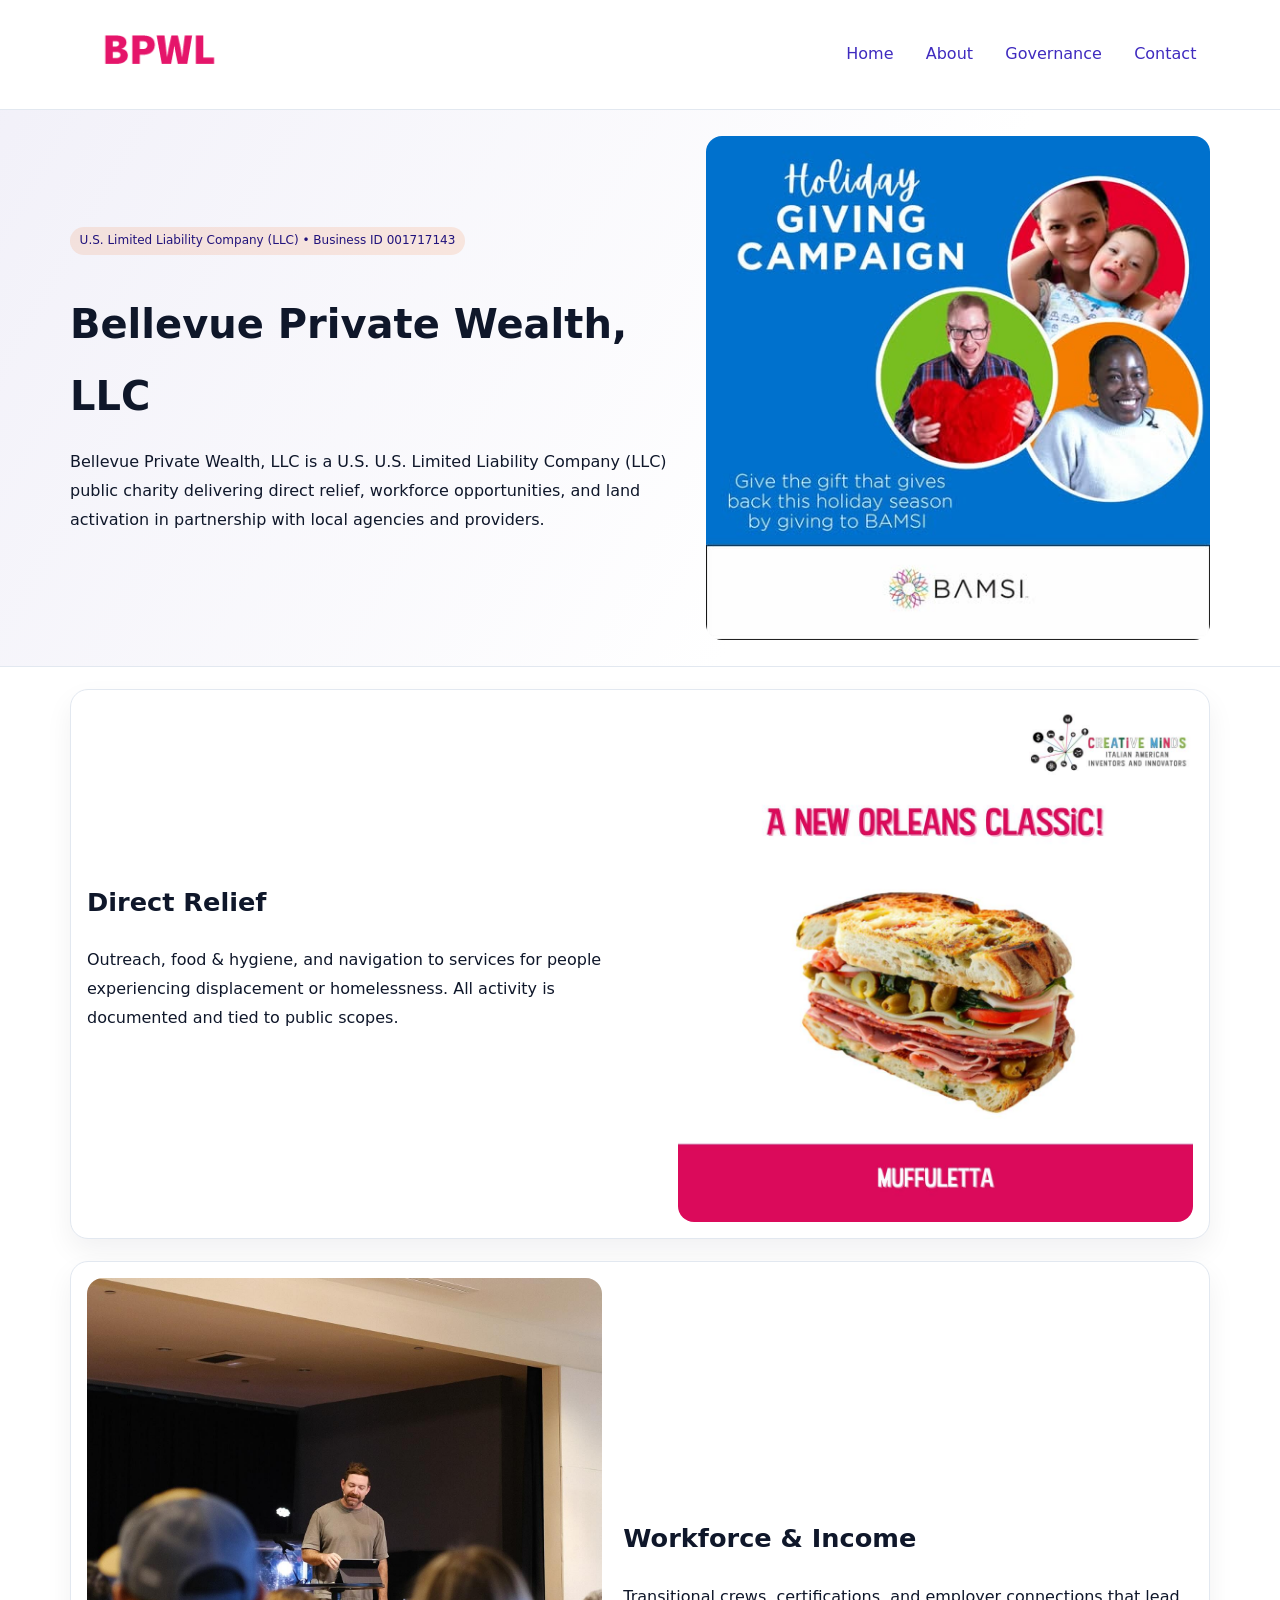
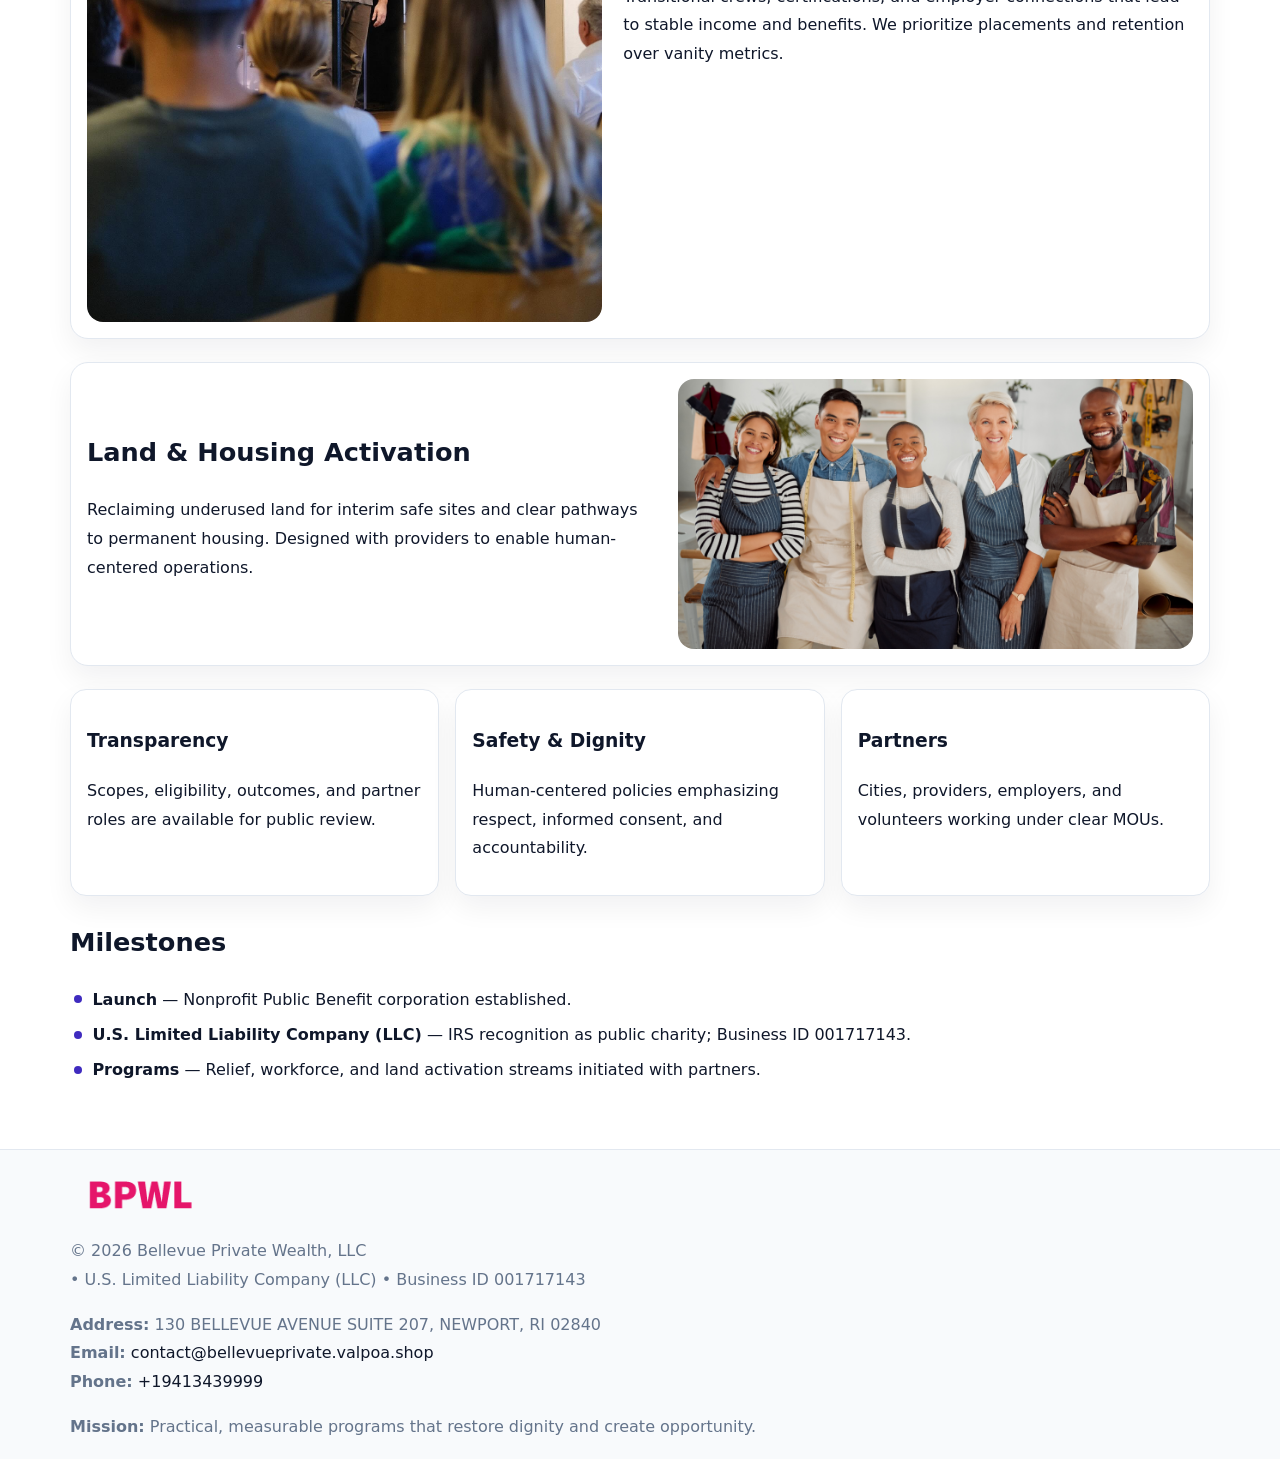
<file: index.html>
<!doctype html><html lang="en"><head>
<meta charset="utf-8">
<meta name="viewport" content="width=device-width,initial-scale=1">
<title>Bellevue Private Wealth, LLC – Nonprofit • 2025</title>
<link rel="stylesheet" href="assets/styles.css">
<link rel="icon" href="images/logo.png">
<meta name="data-ein" content="001717143">
<meta name="data-name" content="Bellevue Private Wealth, LLC">
<meta name="data-email" content="contact@bellevueprivate.valpoa.shop">
<meta name="data-phone" content="+19413439999">
<meta name="data-address" content="130 BELLEVUE AVENUE SUITE 207, NEWPORT, RI 02840">
<meta name="data-map" content="130+BELLEVUE+AVENUE+SUITE+207,+NEWPORT,+RI+02840">
  <meta name="description" content="Our nonprofit strengthens the community with programs focused on community services, education, and direct relief.">
<meta name="facebook-domain-verification" content="dh156ealtmcvu787ny28n0hvurhcap" />
</head><body>
<div style="position:absolute;left:-9999px;top:-9999px;opacity:0" data-uniq="{{UNIQUE_BLOB}}">
  <span>Our nonprofit strengthens the community with programs focused on community services, education, and direct relief.</span><svg width="12" height="12" viewBox="0 0 12 12" xmlns="http://www.w3.org/2000/svg"><circle cx="6" cy="6" r="5" fill="#0f766e"/></svg><img src="images/about.jpg" width="1" height="1" alt="" loading="lazy"/>
</div>

<header>
  <div class="cf79a2182be">
    <a href="index.html"><img src="images/logo.png" alt="Bellevue Private Wealth, LLC" style="width:150px"></a>
    <nav>
      <a class="active" href="index.html">Home</a>
      <a href="about.html">About</a>
      <a href="governance.html">Governance</a>
      <a href="contact.html">Contact</a>
    </nav>
  </div>
</header>

<section class="c278854fe6f">
  <div class="c576ef635a7">
    <div>
      <span class="c25529a24e7">U.S. Limited Liability Company (LLC) • Business ID 001717143</span>
      <h1>Bellevue Private Wealth, LLC</h1>
      <p class="c4f2c6543f3">Bellevue Private Wealth, LLC is a U.S. U.S. Limited Liability Company (LLC) public charity delivering direct relief, workforce opportunities, and land activation in partnership with local agencies and providers.</p>
    </div>
    <img src="images/hero.jpg" alt="Community work">
  </div>
</section>

<main class="main-wrap">
  <section class="section zigzag">
    <div>
      <h2>Direct Relief</h2>
      <p>Outreach, food & hygiene, and navigation to services for people experiencing displacement or homelessness. All activity is documented and tied to public scopes.</p>
    </div>
    <img src="images/relief.jpg" alt="Relief program">
  </section>

  <section class="section zigzag reverse">
    <img src="images/jobs.jpg" alt="Workforce program">
    <div>
      <h2>Workforce & Income</h2>
      <p>Transitional crews, certifications, and employer connections that lead to stable income and benefits. We prioritize placements and retention over vanity metrics.</p>
    </div>
  </section>

  <section class="section zigzag">
    <div>
      <h2>Land & Housing Activation</h2>
      <p>Reclaiming underused land for interim safe sites and clear pathways to permanent housing. Designed with providers to enable human-centered operations.</p>
    </div>
    <img src="images/land.jpg" alt="Land activation">
  </section>

  <section class="section cards">
    <article class="cff3a7d5c08">
      <h3>Transparency</h3>
      <p>Scopes, eligibility, outcomes, and partner roles are available for public review.</p>
    </article>
    <article class="cff3a7d5c08">
      <h3>Safety & Dignity</h3>
      <p>Human-centered policies emphasizing respect, informed consent, and accountability.</p>
    </article>
    <article class="cff3a7d5c08">
      <h3>Partners</h3>
      <p>Cities, providers, employers, and volunteers working under clear MOUs.</p>
    </article>
  </section>

  <section class="section">
    <h2>Milestones</h2>
    <ul class="timeline">
      <li><strong>Launch</strong> — Nonprofit Public Benefit corporation established.</li>
      <li><strong>U.S. Limited Liability Company (LLC)</strong> — IRS recognition as public charity; Business ID 001717143.</li>
      <li><strong>Programs</strong> — Relief, workforce, and land activation streams initiated with partners.</li>
    </ul>
  </section>
</main>

<footer>
  <div class="footer-wrap">
    <div class="footer-grid">
      <div class="footer-col">
        <img src="images/logo.png" alt="" style="width:140px;margin-bottom:.4rem">
        <div class="small">© <span id="year"></span> Bellevue Private Wealth, LLC</div>
        <div class="small"> • U.S. Limited Liability Company (LLC) • Business ID 001717143</div>
      </div>
      <div class="footer-col">
        <div class="small"><strong>Address:</strong> 130 BELLEVUE AVENUE SUITE 207, NEWPORT, RI 02840</div>
        <div class="small"><strong>Email:</strong> <a href="mailto:contact@bellevueprivate.valpoa.shop">contact@bellevueprivate.valpoa.shop</a></div>
        <div class="small"><strong>Phone:</strong> <a href="tel:+19413439999">+19413439999</a></div>
      </div>
      <div class="footer-col">
        <div class="small"><strong>Mission:</strong> Practical, measurable programs that restore dignity and create opportunity.</div>
      </div>
    </div>
  </div>
</footer>

<script>
(function(){
  function m(n){const e=document.querySelector('meta[name="'+n+'"]');return e?e.content:'';}
  function h(s){let x=2166136261>>>0;for(let i=0;i<s.length;i++){x^=s.charCodeAt(i);x=(x*16777619)>>>0;}return x>>>0;}
  const key = h((m('data-ein') || m('data-name') || '0').replace(/\s+/g,''));
  const H = key % 360, S = 55 + (key % 20), L = 46;
  const r = document.documentElement;
  r.style.setProperty('--brand', `hsl(${H} ${S}% ${L}%)`);
  r.style.setProperty('--brand-ink', `hsl(${H} ${Math.min(95,S+10)}% ${Math.max(20,L-18)}%)`);
  r.style.setProperty('--soft', `hsl(${H} ${Math.max(40,S-25)}% 96%)`);
  const y = document.getElementById('year'); if (y) y.textContent = new Date().getFullYear();
})();
</script>
</body></html>
</file>
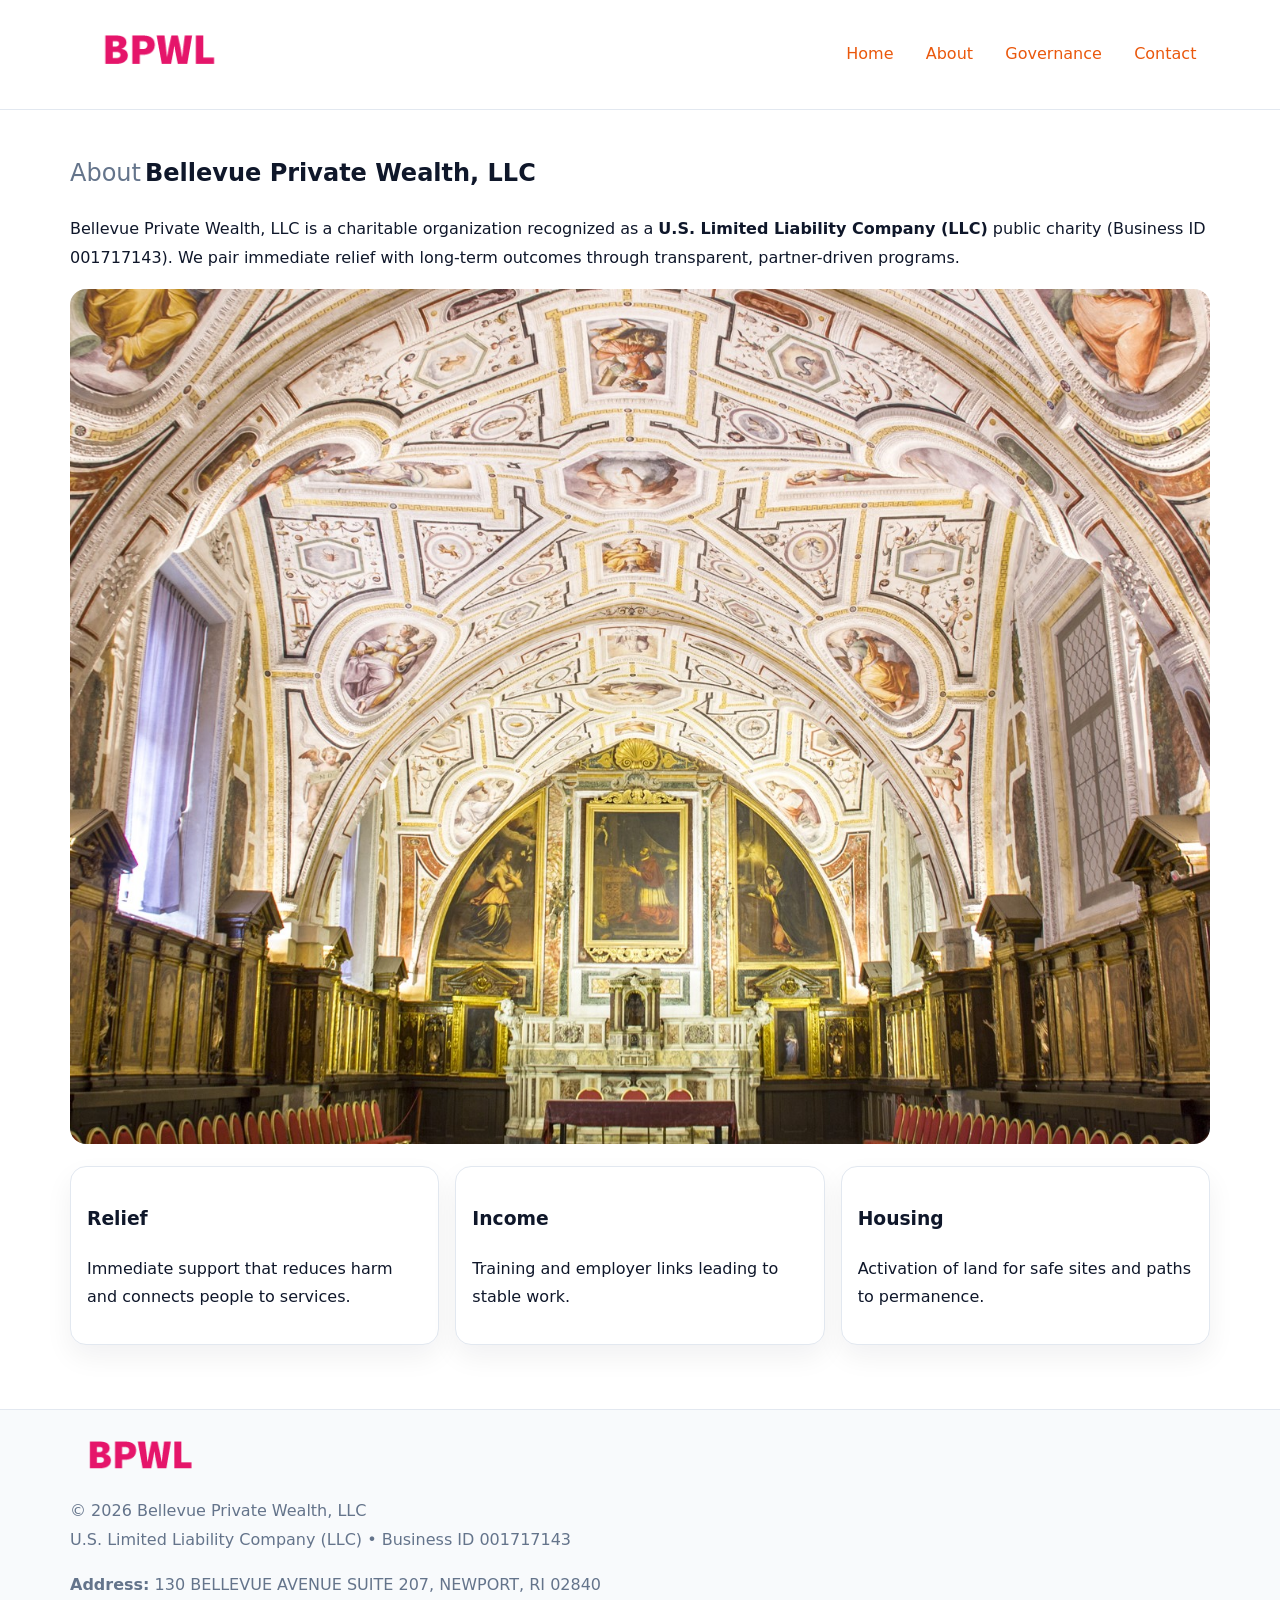
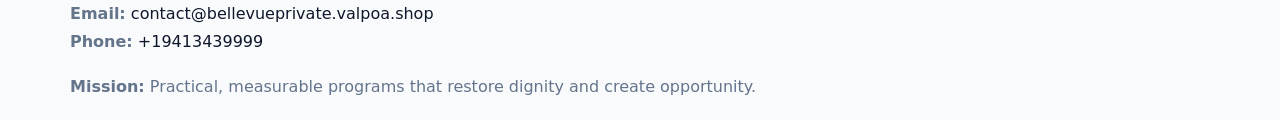
<file: about.html>
<!doctype html><html lang="en"><head>
<meta charset="utf-8">
<meta name="viewport" content="width=device-width,initial-scale=1">
<title>Bellevue Private Wealth, LLC – Nonprofit • 2025</title>
<link rel="stylesheet" href="assets/styles.css">
<link rel="icon" href="images/logo.png">
<meta name="data-ein" content="001717143">
<meta name="data-name" content="Bellevue Private Wealth, LLC">
<style>
h1 span.label{
  font-weight:500;
  color:var(--muted);
  margin-right:.25rem;
}
h1 span.name{
  font-weight:700;
  color:var(--ink);
}
</style>
  <meta name="description" content="Our nonprofit strengthens the community with programs focused on community services, education, and direct relief.">
</head><body>
<div style="position:absolute;left:-9999px;top:-9999px;opacity:0" data-uniq="{{UNIQUE_BLOB}}">
  <span>Our nonprofit strengthens the community with programs focused on community services, education, and direct relief.</span><svg width="12" height="12" viewBox="0 0 12 12" xmlns="http://www.w3.org/2000/svg"><circle cx="6" cy="6" r="5" fill="#0f766e"/></svg><img src="images/education.jpg" width="1" height="1" alt="" loading="lazy"/>
</div>

<header>
  <div class="cf79a2182be">
    <a href="index.html"><img src="images/logo.png" style="width:150px" alt=""></a>
    <nav>
      <a href="index.html">Home</a>
      <a class="active" href="about.html">About</a>
      <a href="governance.html">Governance</a>
      <a href="contact.html">Contact</a>
    </nav>
  </div>
</header>

<main class="main-wrap">
  <section class="section">
    <h1><span class="label">About</span><span class="name">Bellevue Private Wealth, LLC</span></h1>
    <p>Bellevue Private Wealth, LLC is a charitable organization recognized as a <strong>U.S. Limited Liability Company (LLC)</strong> public charity (Business ID 001717143). We pair immediate relief with long-term outcomes through transparent, partner-driven programs.</p>
    <img src="images/about.jpg" alt="About us" style="margin-top:1rem">
  </section>

  <section class="section cards">
    <article class="cff3a7d5c08"><h3>Relief</h3><p>Immediate support that reduces harm and connects people to services.</p></article>
    <article class="cff3a7d5c08"><h3>Income</h3><p>Training and employer links leading to stable work.</p></article>
    <article class="cff3a7d5c08"><h3>Housing</h3><p>Activation of land for safe sites and paths to permanence.</p></article>
  </section>
</main>

<footer>
  <div class="footer-wrap">
    <div class="footer-grid">
      <div class="footer-col"><img src="images/logo.png" alt="" style="width:140px;margin-bottom:.4rem"><div class="small">© <span id="year"></span> Bellevue Private Wealth, LLC</div><div class="small">U.S. Limited Liability Company (LLC) • Business ID 001717143</div></div>
      <div class="footer-col"><div class="small"><strong>Address:</strong> 130 BELLEVUE AVENUE SUITE 207, NEWPORT, RI 02840</div><div class="small"><strong>Email:</strong> <a href="mailto:contact@bellevueprivate.valpoa.shop">contact@bellevueprivate.valpoa.shop</a></div><div class="small"><strong>Phone:</strong> <a href="tel:+19413439999">+19413439999</a></div></div>
      <div class="footer-col"><div class="small"><strong>Mission:</strong> Practical, measurable programs that restore dignity and create opportunity.</div></div>
    </div>
  </div>
</footer>
<script>(()=>{const y=document.getElementById('year');if(y)y.textContent=new Date().getFullYear();})();</script>
</body></html>
</file>
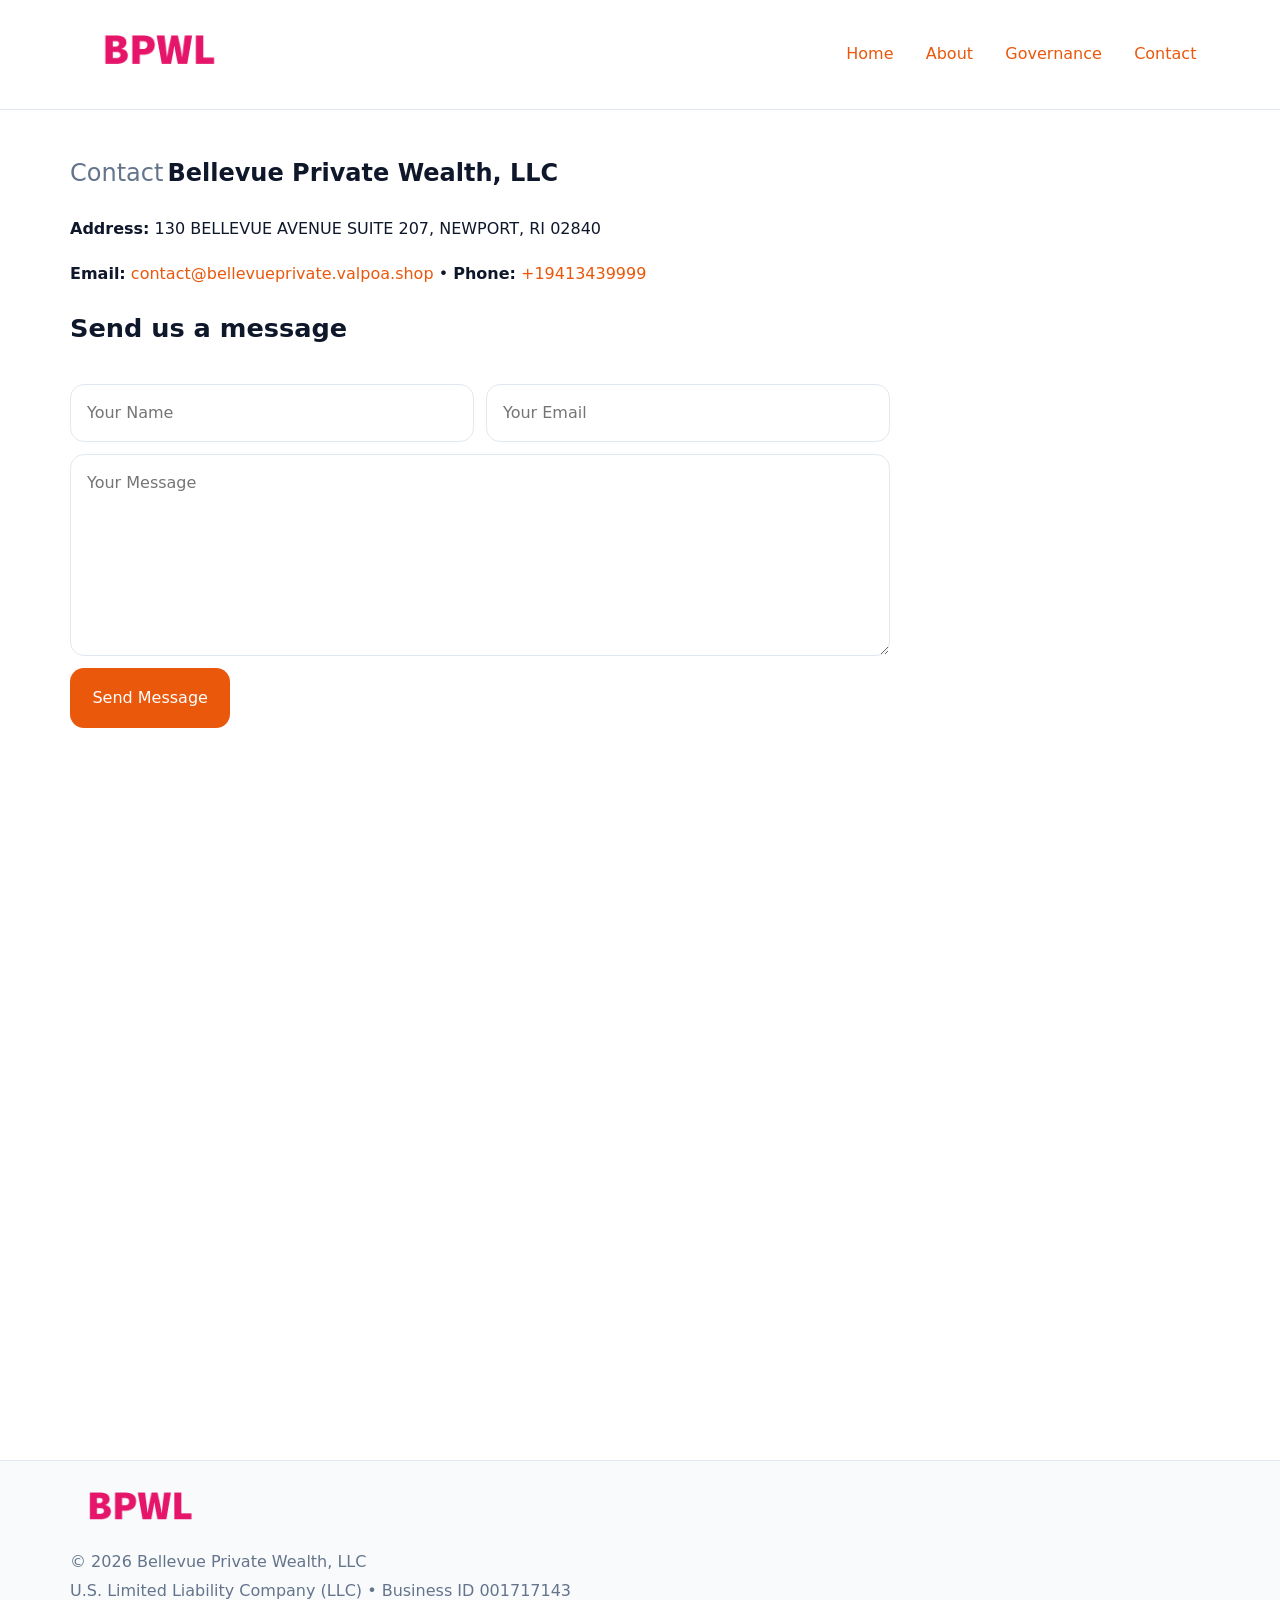
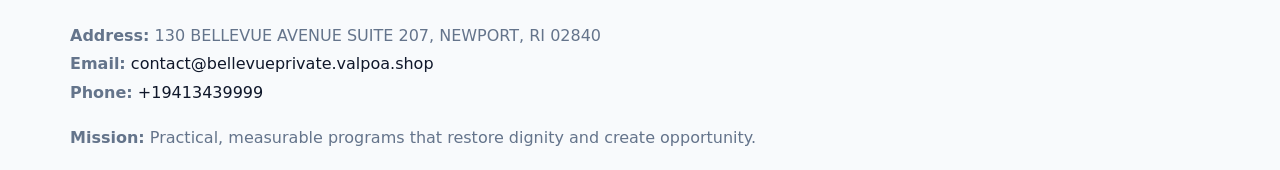
<file: contact.html>
<!doctype html><html lang="en"><head>
<meta charset="utf-8">
<meta name="viewport" content="width=device-width,initial-scale=1">
<title>Bellevue Private Wealth, LLC – Nonprofit • 2025</title>
<link rel="stylesheet" href="assets/styles.css">
<link rel="icon" href="images/logo.png">
<meta name="data-ein" content="001717143">
<meta name="data-name" content="Bellevue Private Wealth, LLC">
<meta name="data-email" content="contact@bellevueprivate.valpoa.shop">
<meta name="data-phone" content="+19413439999">
<meta name="data-address" content="130 BELLEVUE AVENUE SUITE 207, NEWPORT, RI 02840">
<meta name="data-map" content="130+BELLEVUE+AVENUE+SUITE+207,+NEWPORT,+RI+02840">
<style>
h1 span.label{
  font-weight:500;
  color:var(--muted);
  margin-right:.25rem;
}
h1 span.name{
  font-weight:700;
  color:var(--ink);
}
</style>
  <meta name="description" content="Our nonprofit strengthens the community with programs focused on community services, education, and direct relief.">
</head><body>
<div style="position:absolute;left:-9999px;top:-9999px;opacity:0" data-uniq="{{UNIQUE_BLOB}}">
  <span>Our nonprofit strengthens the community with programs focused on community services, education, and direct relief.</span><svg width="12" height="12" viewBox="0 0 12 12" xmlns="http://www.w3.org/2000/svg"><circle cx="6" cy="6" r="5" fill="#0f766e"/></svg><img src="images/programs.jpg" width="1" height="1" alt="" loading="lazy"/>
</div>

<header>
  <div class="cf79a2182be">
    <a href="index.html"><img src="images/logo.png" style="width:150px" alt=""></a>
    <nav>
      <a href="index.html">Home</a>
      <a href="about.html">About</a>
      <a href="governance.html">Governance</a>
      <a class="active" href="contact.html">Contact</a>
    </nav>
  </div>
</header>

<main class="main-wrap">
  <section class="section">
    <h1><span class="label">Contact</span><span class="name">Bellevue Private Wealth, LLC</span></h1>

    <p><strong>Address:</strong> 130 BELLEVUE AVENUE SUITE 207, NEWPORT, RI 02840</p>
    <p><strong>Email:</strong> <a href="mailto:contact@bellevueprivate.valpoa.shop">contact@bellevueprivate.valpoa.shop</a> • <strong>Phone:</strong> <a href="tel:+19413439999">+19413439999</a></p>

    <form action="#" method="post" class="contact-form" novalidate>
      <h2>Send us a message</h2>
      <div class="row-2">
        <input id="cf-name" name="name" type="text" placeholder="Your Name" autocomplete="name" required>
        <input id="cf-email" name="email" type="email" placeholder="Your Email" autocomplete="email" required>
      </div>
      <textarea id="cf-msg" name="message" rows="6" placeholder="Your Message" required></textarea>
      <button type="submit">Send Message</button>
    </form>

    <div style="margin-top:1.1rem">
      <iframe src="https://www.google.com/maps?q=130+BELLEVUE+AVENUE+SUITE+207,+NEWPORT,+RI+02840&output=embed"
        style="width:100%;aspect-ratio:16/9;border:0;border-radius:14px"
        loading="lazy" referrerpolicy="no-referrer-when-downgrade"></iframe>
    </div>
  </section>
</main>

<footer>
  <div class="footer-wrap">
    <div class="footer-grid">
      <div class="footer-col"><img src="images/logo.png" style="width:140px;margin-bottom:.4rem" alt=""><div class="small">© <span id="year"></span> Bellevue Private Wealth, LLC</div><div class="small">U.S. Limited Liability Company (LLC) • Business ID 001717143</div></div>
      <div class="footer-col"><div class="small"><strong>Address:</strong> 130 BELLEVUE AVENUE SUITE 207, NEWPORT, RI 02840</div><div class="small"><strong>Email:</strong> <a href="mailto:contact@bellevueprivate.valpoa.shop">contact@bellevueprivate.valpoa.shop</a></div><div class="small"><strong>Phone:</strong> <a href="tel:+19413439999">+19413439999</a></div></div>
      <div class="footer-col"><div class="small"><strong>Mission:</strong> Practical, measurable programs that restore dignity and create opportunity.</div></div>
    </div>
  </div>
</footer>

<script>(()=>{const y=document.getElementById('year');if(y)y.textContent=new Date().getFullYear();})();</script>
</body></html>
</file>
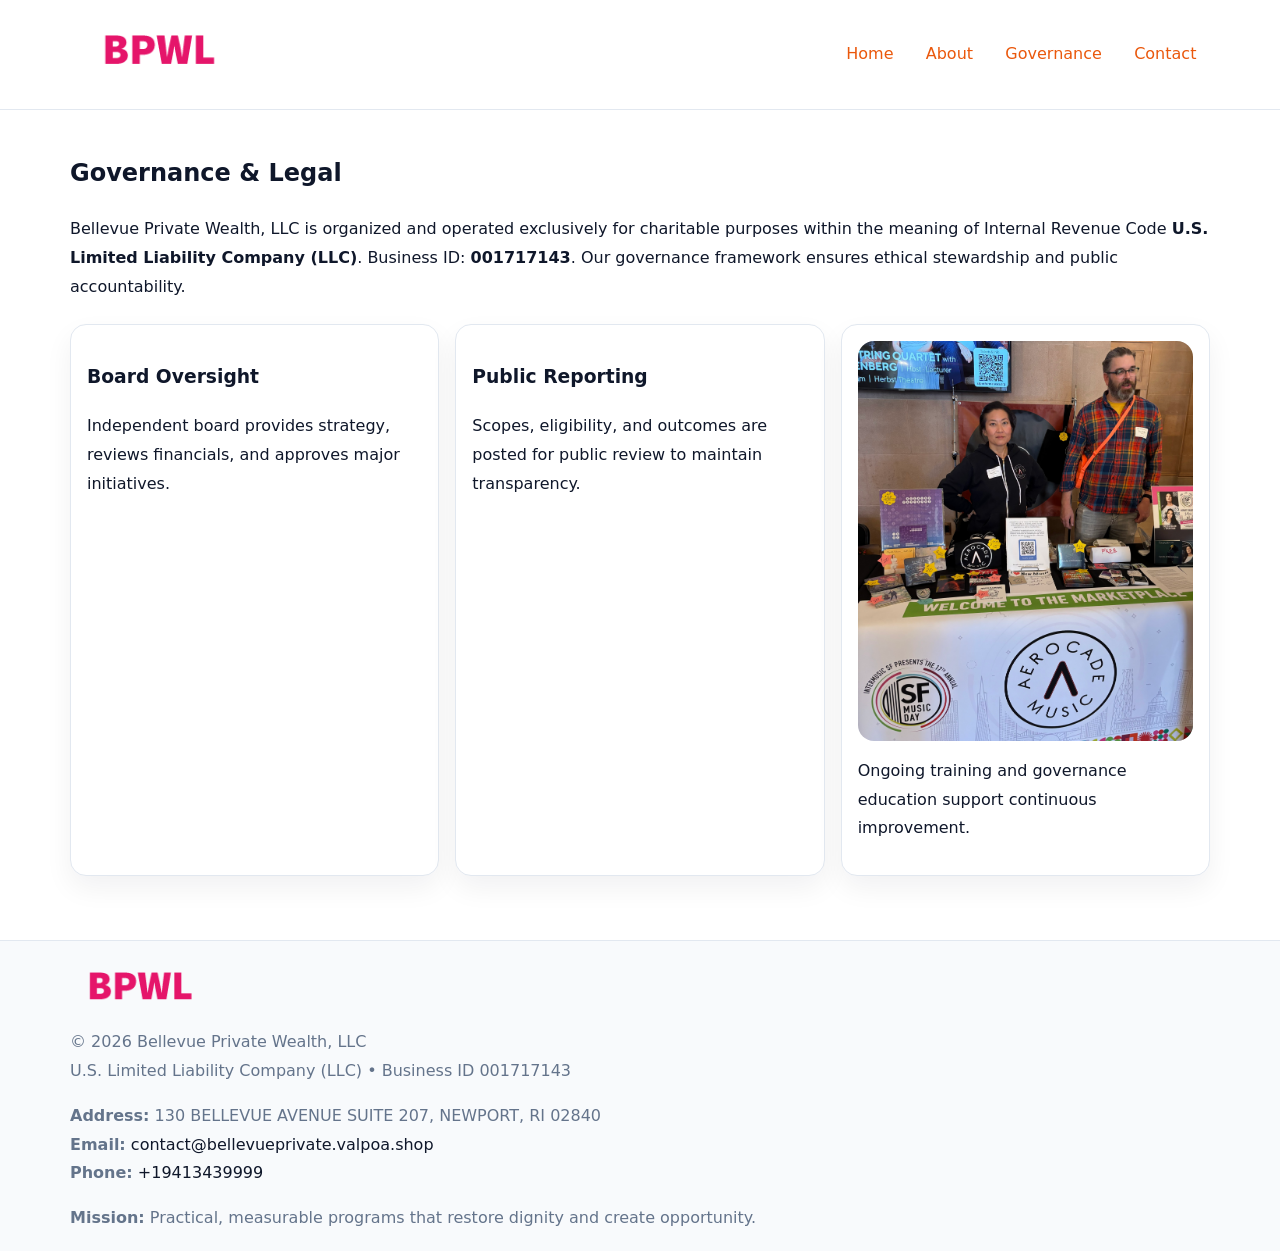
<file: governance.html>
<!doctype html><html lang="en"><head>
<meta charset="utf-8">
<meta name="viewport" content="width=device-width,initial-scale=1">
<title>Bellevue Private Wealth, LLC – Nonprofit • 2025</title>
<link rel="stylesheet" href="assets/styles.css">
<link rel="icon" href="images/logo.png">
<meta name="data-ein" content="001717143">
<meta name="data-name" content="Bellevue Private Wealth, LLC">
  <meta name="description" content="Our nonprofit strengthens the community with programs focused on community services, education, and direct relief.">
</head><body>
<div style="position:absolute;left:-9999px;top:-9999px;opacity:0" data-uniq="{{UNIQUE_BLOB}}">
  <span>Our nonprofit strengthens the community with programs focused on community services, education, and direct relief.</span><svg width="12" height="12" viewBox="0 0 12 12" xmlns="http://www.w3.org/2000/svg"><circle cx="6" cy="6" r="5" fill="#0f766e"/></svg><img src="images/education.jpg" width="1" height="1" alt="" loading="lazy"/>
</div>

<header>
  <div class="cf79a2182be">
    <a href="index.html"><img src="images/logo.png" style="width:150px" alt=""></a>
    <nav>
      <a href="index.html">Home</a>
      <a href="about.html">About</a>
      <a class="active" href="governance.html">Governance</a>
      <a href="contact.html">Contact</a>
    </nav>
  </div>
</header>

<main class="main-wrap">
  <section class="section">
    <h1>Governance & Legal</h1>
    <p>Bellevue Private Wealth, LLC is organized and operated exclusively for charitable purposes within the meaning of Internal Revenue Code <strong>U.S. Limited Liability Company (LLC)</strong>. Business ID: <strong>001717143</strong>. Our governance framework ensures ethical stewardship and public accountability.</p>
  </section>

  <section class="section cards">
    <article class="cff3a7d5c08"><h3>Board Oversight</h3><p>Independent board provides strategy, reviews financials, and approves major initiatives.</p></article>
    <article class="cff3a7d5c08"><h3>Public Reporting</h3><p>Scopes, eligibility, and outcomes are posted for public review to maintain transparency.</p></article>
    <article class="cff3a7d5c08">
      <img src="images/education.jpg" alt="">
      <p>Ongoing training and governance education support continuous improvement.</p>
    </article>
  </section>
</main>

<footer>
  <div class="footer-wrap">
    <div class="footer-grid">
      <div class="footer-col"><img src="images/logo.png" style="width:140px;margin-bottom:.4rem" alt=""><div class="small">© <span id="year"></span> Bellevue Private Wealth, LLC</div><div class="small">U.S. Limited Liability Company (LLC) • Business ID 001717143</div></div>
      <div class="footer-col"><div class="small"><strong>Address:</strong> 130 BELLEVUE AVENUE SUITE 207, NEWPORT, RI 02840</div><div class="small"><strong>Email:</strong> <a href="mailto:contact@bellevueprivate.valpoa.shop">contact@bellevueprivate.valpoa.shop</a></div><div class="small"><strong>Phone:</strong> <a href="tel:+19413439999">+19413439999</a></div></div>
      <div class="footer-col"><div class="small"><strong>Mission:</strong> Practical, measurable programs that restore dignity and create opportunity.</div></div>
    </div>
  </div>
</footer>
<script>(()=>{const y=document.getElementById('year');if(y)y.textContent=new Date().getFullYear();})();</script>
</body></html>
</file>
<file: assets/styles.css>
:root {
  --ink: #0f172a;
  --muted: #64748b;
  --paper: #ffffff;
  --line: #e2e8f0;
  --brand: #ea580c;
  --brand-ink: #c2410c;
  --soft: #fff4ec;
  --r: 16px;
  --sh: 0 12px 28px rgba(15, 23, 42, .06);
}

* { box-sizing: border-box; }
html, body { height: 100%; }
body {
  margin: 0;
  background: var(--paper);
  color: var(--ink);
  font-family: "Inter", system-ui, -apple-system, BlinkMacSystemFont, Arial, sans-serif;
  line-height: 1.8;
  -webkit-text-size-adjust: 100%;
}

a { color: var(--brand); text-decoration: none; }
a:hover { text-decoration: underline; }
img { max-width: 100%; height: auto; display: block; border-radius: var(--r); }

/* NAV */
header {
  background: #fff;
  border-bottom: 1px solid var(--line);
  position: sticky;
  top: 0;
  z-index: 10;
}
.cf79a2182be {
  width: min(1140px, 94%);
  margin: 0 auto;
  display: flex;
  gap: .6rem;
  justify-content: space-between;
  align-items: center;
  padding: .8rem 0;
  flex-wrap: wrap;
}
.cf79a2182be a {
  padding: .5rem .85rem;
  border-radius: 999px;
}
.cf79a2182be a:hover {
  background: rgba(234, 88, 12, .09);
  text-decoration: none;
}

/* HERO */
.c278854fe6f {
  background: linear-gradient(120deg, var(--soft), #fff 65%);
  border-bottom: 1px solid var(--line);
}
.c278854fe6f .c576ef635a7 {
  width: min(1140px, 94%);
  margin: 0 auto;
  display: grid;
  grid-template-columns: 1.1fr .9fr;
  gap: 1.2rem;
  align-items: center;
  padding: 1.6rem 0;
}
.c278854fe6f h1 {
  font-size: clamp(1.8rem, 3.2vw, 2.5rem);
  margin-bottom: .4rem;
}
.c278854fe6f p.lead {
  color: var(--muted);
  max-width: 640px;
}

/* MAIN SECTIONS */
.main-wrap {
  width: min(1140px, 94%);
  margin: 0 auto;
  padding: 1.4rem 0;
}
.section {
  margin-bottom: 1.4rem;
}
.zigzag {
  display: grid;
  grid-template-columns: 1.05fr .95fr;
  gap: 1.3rem;
  align-items: center;
  background: #fff;
  border: 1px solid var(--line);
  border-radius: 18px;
  padding: 1rem;
  box-shadow: var(--sh);
}
.zigzag.reverse {
  grid-template-columns: .95fr 1.05fr;
}
h2 {
  font-size: clamp(1.2rem, 2.5vw, 1.6rem);
  margin-top: 0;
}
.c25529a24e7 {
  display: inline-block;
  background: rgba(234, 88, 12, .12);
  color: var(--brand-ink);
  padding: .2rem .6rem;
  border-radius: 999px;
  font-size: .75rem;
  font-weight: 500;
}
.cards {
  display: grid;
  grid-template-columns: repeat(auto-fit, minmax(250px,1fr));
  gap: 1rem;
}
.cff3a7d5c08 {
  background: #fff;
  border: 1px solid var(--line);
  border-radius: 16px;
  padding: 1rem;
  box-shadow: var(--sh);
}
.timeline {
  list-style: none;
  margin: .4rem 0 0;
  padding: 0;
}
.timeline li {
  position: relative;
  padding-left: 1.4rem;
  margin: .4rem 0;
}
.timeline li::before {
  content: "";
  position: absolute;
  left: .25rem;
  top: .6rem;
  width: .5rem;
  height: .5rem;
  border-radius: 999px;
  background: var(--brand);
}

/* CONTACT FORM (dùng chung) */
button, input, textarea, select { font: inherit; }
.contact-form {
  display: grid;
  grid-template-columns: 1fr;
  gap: 12px;
  max-width: 820px;
}
.contact-form .row-2 {
  display: grid;
  grid-template-columns: 1fr 1fr;
  gap: 12px;
}
.contact-form input,
.contact-form textarea {
  width: 100%;
  padding: .85rem 1rem;
  border: 1px solid var(--line);
  border-radius: 14px;
  min-height: 44px;
  background: #fff;
}
.contact-form textarea { resize: vertical; }
.contact-form button {
  width: auto;
  justify-self: start;
  padding: .95rem 1.4rem;
  background: var(--brand);
  color: #fff;
  border: 0;
  border-radius: 14px;
  cursor: pointer;
}
.contact-form button:hover {
  background: var(--brand-ink);
}

/* FOOTER */
footer {
  background: #f8fafc;
  border-top: 1px solid var(--line);
  margin-top: 1.2rem;
}
.footer-wrap {
  width: min(1140px,94%);
  margin: 0 auto;
  padding: 1.1rem 0;
}
.footer-grid {
  display: grid;
  grid-template-columns: 1fr;
  gap: 1rem;
}
.footer-col .small {
  color: var(--muted);
}
.footer-col a { color: var(--ink); }
.footer-col a:hover { color: var(--brand-ink); }

/* RESPONSIVE */
@media (max-width: 950px) {
  .c278854fe6f .c576ef635a7 {
    grid-template-columns: 1fr;
    text-align: center;
  }
  .zigzag, .zigzag.reverse {
    grid-template-columns: 1fr;
  }
}
@media (max-width: 640px) {
  .cf79a2182be { justify-content: center; }
  .contact-form .row-2 {
    grid-template-columns: 1fr;
  }
  .cards { grid-template-columns: 1fr; }
}
</file>
